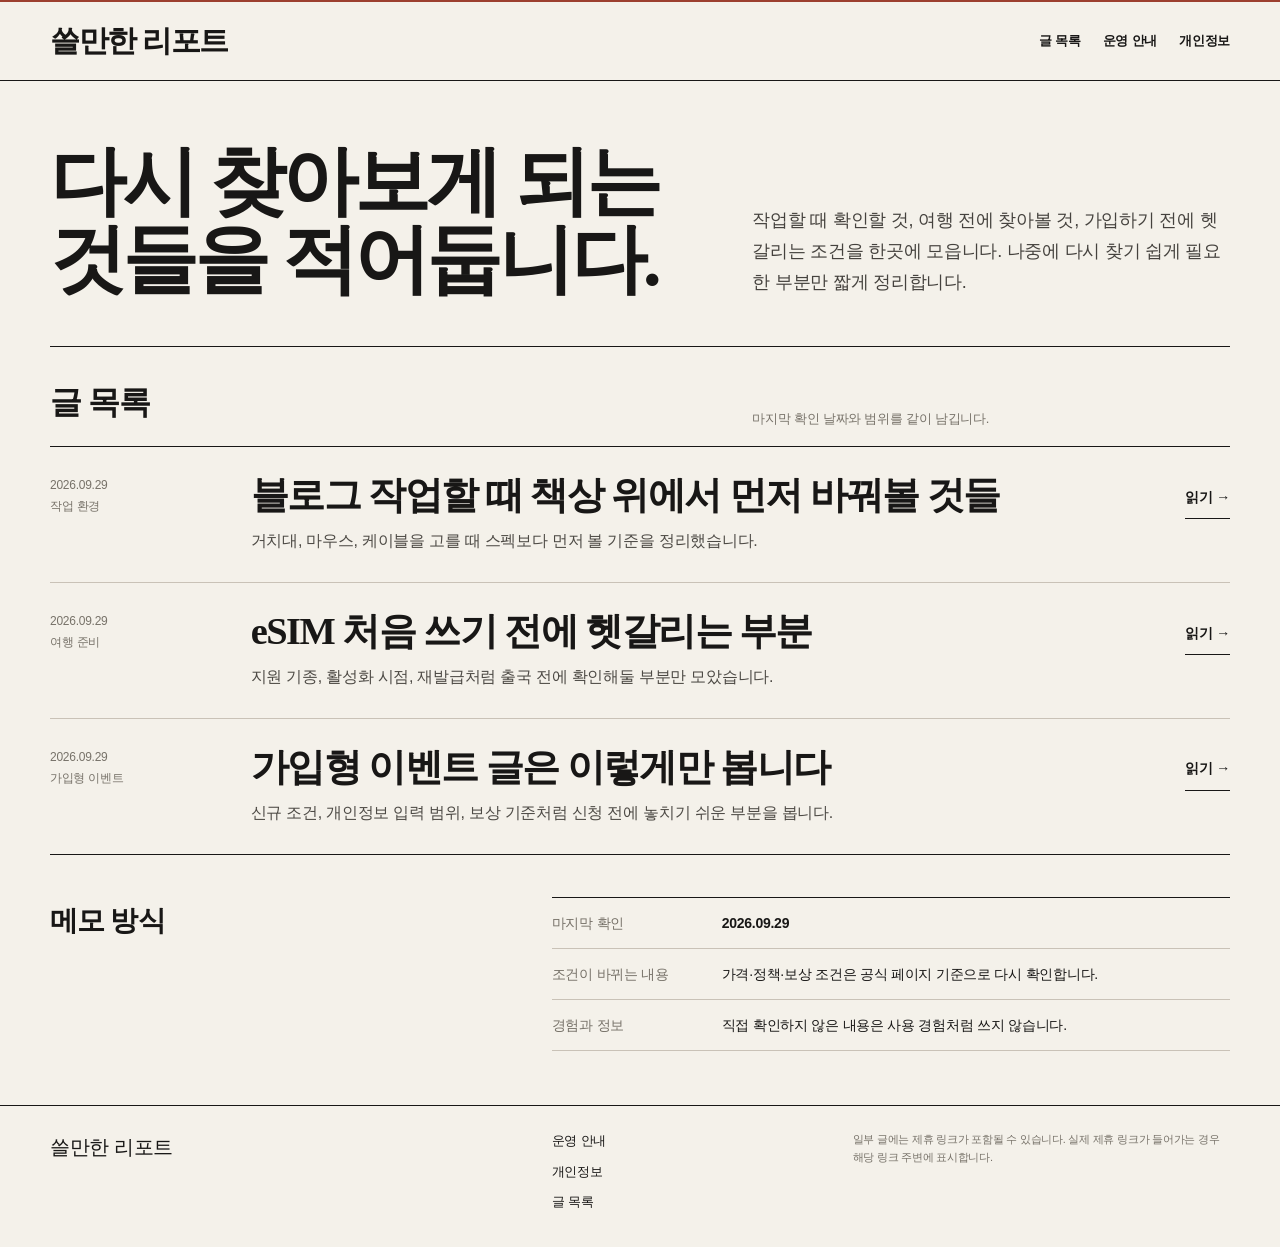
<file: index.html>
<!doctype html><html lang="ko"><head><meta charset="utf-8"><meta name="viewport" content="width=device-width,initial-scale=1">
<title>쓸만한 리포트 | 다시 찾기 위한 체크 메모</title>
<meta name="description" content="작업, 여행, 가입 전에 다시 확인하게 되는 내용을 짧게 정리해두는 자료실입니다.">
<link rel="canonical" href="https://ecp2289-svg.github.io/affiliate-hub/"><link rel="stylesheet" href="assets/editorial.css"></head><body>
<header class="site-header"><div class="wrap header-inner"><a class="masthead" href="index.html">쓸만한 리포트</a><nav class="site-nav"><a href="#archive">글 목록</a><a href="disclosure.html">운영 안내</a><a href="privacy.html">개인정보</a></nav></div></header>
<main class="wrap">
<section class="intro"><h1 class="intro-title">다시 찾아보게 되는 것들을 적어둡니다.</h1><p class="intro-copy">작업할 때 확인할 것, 여행 전에 찾아볼 것, 가입하기 전에 헷갈리는 조건을 한곳에 모읍니다. 나중에 다시 찾기 쉽게 필요한 부분만 짧게 정리합니다.</p></section>
<section id="archive">
<div class="archive-head"><h2>글 목록</h2><p>마지막 확인 날짜와 범위를 같이 남깁니다.</p></div>
<div class="archive-list">
<article class="entry"><div class="entry-meta">2026.09.29<br>작업 환경</div><div class="entry-main"><h3>블로그 작업할 때 책상 위에서 먼저 바꿔볼 것들</h3><p>거치대, 마우스, 케이블을 고를 때 스펙보다 먼저 볼 기준을 정리했습니다.</p></div><div class="entry-link"><a href="posts/blogging-desk-gear.html">읽기 →</a></div></article>
<article class="entry"><div class="entry-meta">2026.09.29<br>여행 준비</div><div class="entry-main"><h3>eSIM 처음 쓰기 전에 헷갈리는 부분</h3><p>지원 기종, 활성화 시점, 재발급처럼 출국 전에 확인해둘 부분만 모았습니다.</p></div><div class="entry-link"><a href="posts/travel-esim-checklist.html">읽기 →</a></div></article>
<article class="entry"><div class="entry-meta">2026.09.29<br>가입형 이벤트</div><div class="entry-main"><h3>가입형 이벤트 글은 이렇게만 봅니다</h3><p>신규 조건, 개인정보 입력 범위, 보상 기준처럼 신청 전에 놓치기 쉬운 부분을 봅니다.</p></div><div class="entry-link"><a href="posts/cpa-campaign-checklist.html">읽기 →</a></div></article>
</div></section>
<section class="maintenance"><h2>메모 방식</h2><div class="maintenance-list">
<div class="maintenance-row"><span>마지막 확인</span><strong>2026.09.29</strong></div>
<div class="maintenance-row"><span>조건이 바뀌는 내용</span><span>가격·정책·보상 조건은 공식 페이지 기준으로 다시 확인합니다.</span></div>
<div class="maintenance-row"><span>경험과 정보</span><span>직접 확인하지 않은 내용은 사용 경험처럼 쓰지 않습니다.</span></div>
</div></section>
</main>
<footer class="site-footer"><div class="wrap footer-inner">
<div class="footer-brand">쓸만한 리포트</div>
<div class="footer-links"><a href="disclosure.html">운영 안내</a><a href="privacy.html">개인정보</a><a href="#archive">글 목록</a></div>
<div class="footer-note">일부 글에는 제휴 링크가 포함될 수 있습니다. 실제 제휴 링크가 들어가는 경우 해당 링크 주변에 표시합니다.</div>
</div></footer></body></html>
</file>
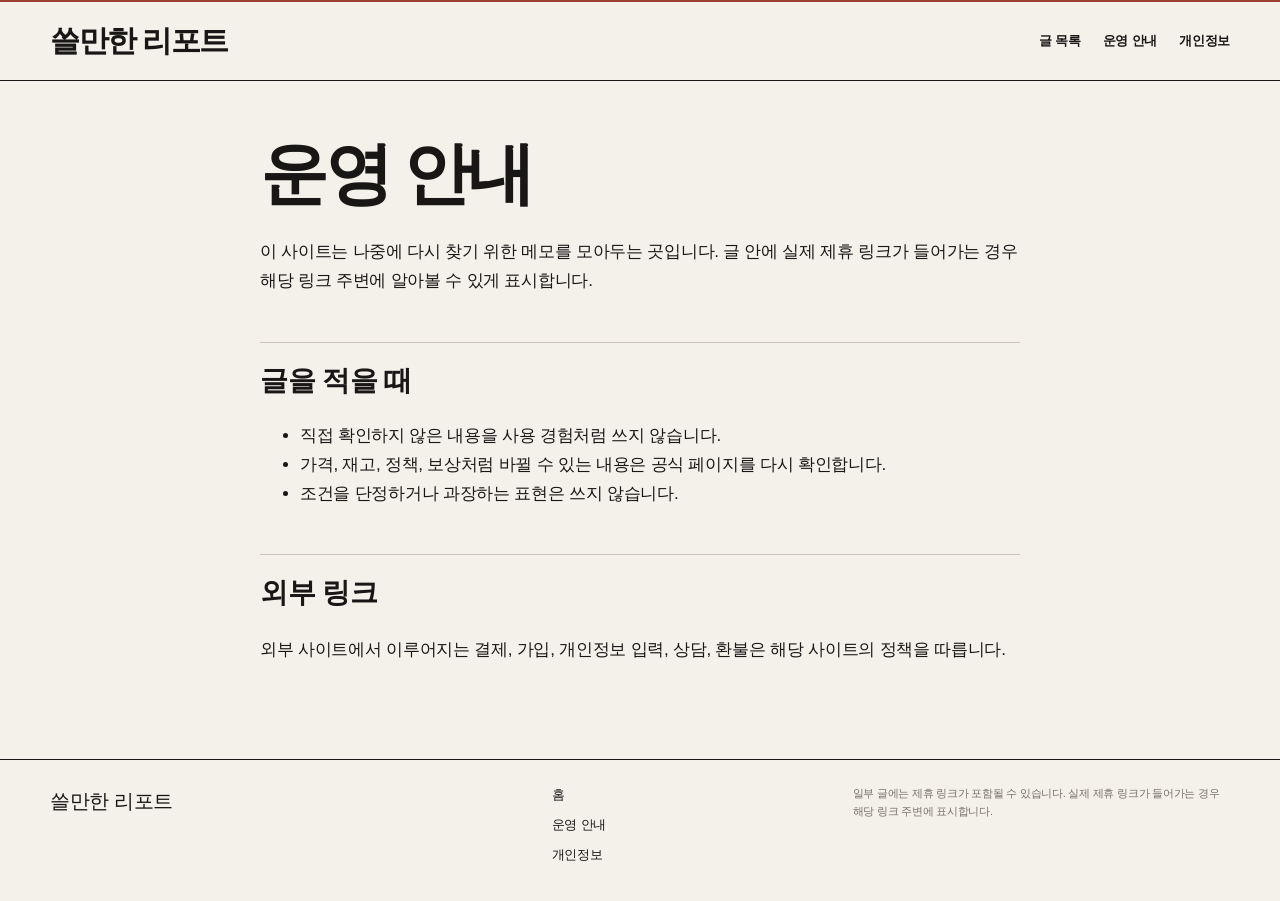
<file: disclosure.html>
<!doctype html><html lang="ko"><head><meta charset="utf-8"><meta name="viewport" content="width=device-width,initial-scale=1"><title>운영 안내 | 쓸만한 리포트</title><meta name="description" content="쓸만한 리포트의 글 작성과 제휴 링크 표시 방식입니다."><link rel="canonical" href="https://ecp2289-svg.github.io/affiliate-hub/disclosure.html"><link rel="stylesheet" href="assets/editorial.css"></head><body><header class="site-header"><div class="wrap header-inner"><a class="masthead" href="index.html">쓸만한 리포트</a><nav class="site-nav"><a href="index.html#archive">글 목록</a><a href="disclosure.html">운영 안내</a><a href="privacy.html">개인정보</a></nav></div></header><main class="wrap simple"><h1>운영 안내</h1><p>이 사이트는 나중에 다시 찾기 위한 메모를 모아두는 곳입니다. 글 안에 실제 제휴 링크가 들어가는 경우 해당 링크 주변에 알아볼 수 있게 표시합니다.</p><h2>글을 적을 때</h2><ul><li>직접 확인하지 않은 내용을 사용 경험처럼 쓰지 않습니다.</li><li>가격, 재고, 정책, 보상처럼 바뀔 수 있는 내용은 공식 페이지를 다시 확인합니다.</li><li>조건을 단정하거나 과장하는 표현은 쓰지 않습니다.</li></ul><h2>외부 링크</h2><p>외부 사이트에서 이루어지는 결제, 가입, 개인정보 입력, 상담, 환불은 해당 사이트의 정책을 따릅니다.</p></main><footer class="site-footer"><div class="wrap footer-inner"><div class="footer-brand">쓸만한 리포트</div><div class="footer-links"><a href="index.html">홈</a><a href="disclosure.html">운영 안내</a><a href="privacy.html">개인정보</a></div><div class="footer-note">일부 글에는 제휴 링크가 포함될 수 있습니다. 실제 제휴 링크가 들어가는 경우 해당 링크 주변에 표시합니다.</div></div></footer></body></html>
</file>
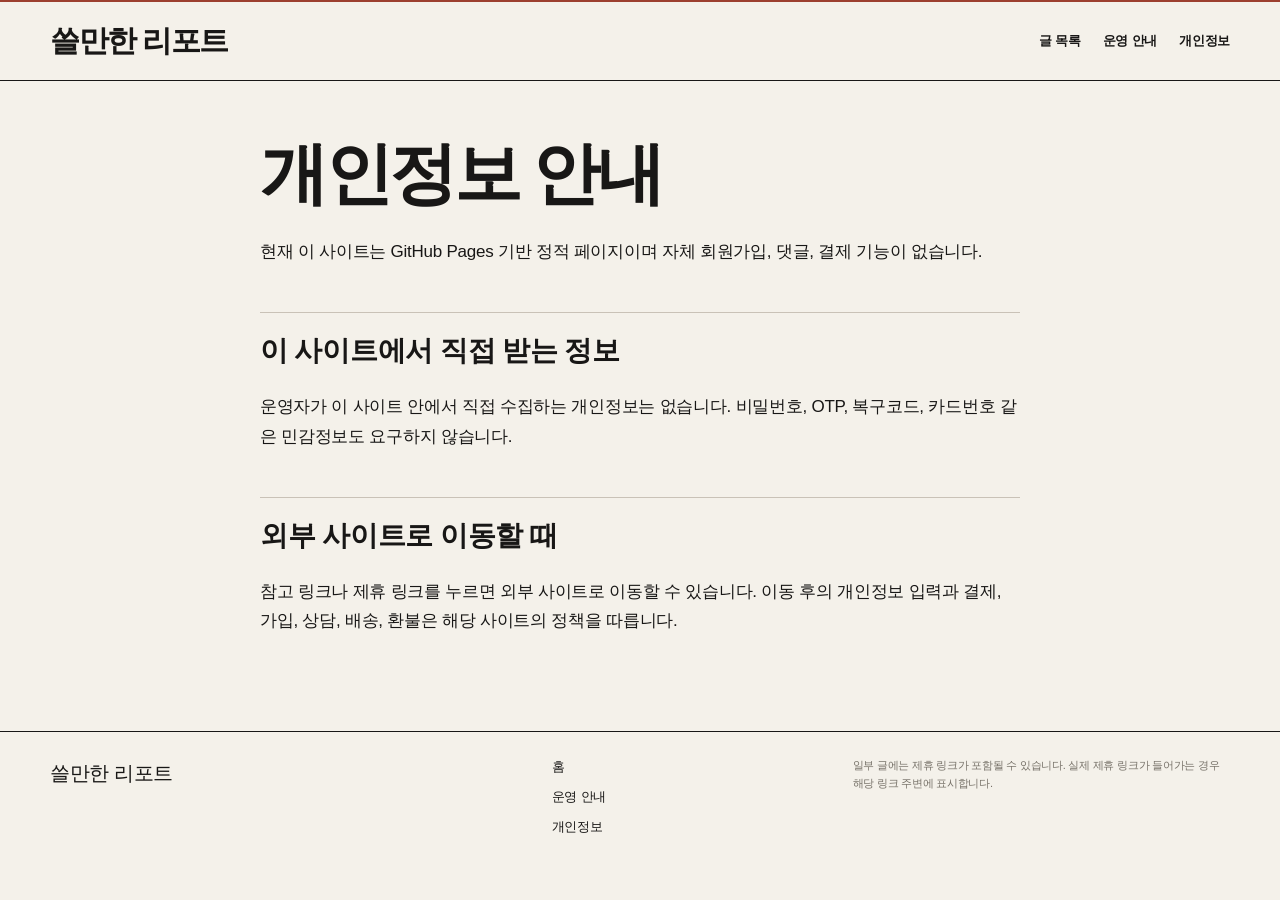
<file: privacy.html>
<!doctype html><html lang="ko"><head><meta charset="utf-8"><meta name="viewport" content="width=device-width,initial-scale=1"><title>개인정보 안내 | 쓸만한 리포트</title><meta name="description" content="쓸만한 리포트의 개인정보 관련 안내입니다."><link rel="canonical" href="https://ecp2289-svg.github.io/affiliate-hub/privacy.html"><link rel="stylesheet" href="assets/editorial.css"></head><body><header class="site-header"><div class="wrap header-inner"><a class="masthead" href="index.html">쓸만한 리포트</a><nav class="site-nav"><a href="index.html#archive">글 목록</a><a href="disclosure.html">운영 안내</a><a href="privacy.html">개인정보</a></nav></div></header><main class="wrap simple"><h1>개인정보 안내</h1><p>현재 이 사이트는 GitHub Pages 기반 정적 페이지이며 자체 회원가입, 댓글, 결제 기능이 없습니다.</p><h2>이 사이트에서 직접 받는 정보</h2><p>운영자가 이 사이트 안에서 직접 수집하는 개인정보는 없습니다. 비밀번호, OTP, 복구코드, 카드번호 같은 민감정보도 요구하지 않습니다.</p><h2>외부 사이트로 이동할 때</h2><p>참고 링크나 제휴 링크를 누르면 외부 사이트로 이동할 수 있습니다. 이동 후의 개인정보 입력과 결제, 가입, 상담, 배송, 환불은 해당 사이트의 정책을 따릅니다.</p></main><footer class="site-footer"><div class="wrap footer-inner"><div class="footer-brand">쓸만한 리포트</div><div class="footer-links"><a href="index.html">홈</a><a href="disclosure.html">운영 안내</a><a href="privacy.html">개인정보</a></div><div class="footer-note">일부 글에는 제휴 링크가 포함될 수 있습니다. 실제 제휴 링크가 들어가는 경우 해당 링크 주변에 표시합니다.</div></div></footer></body></html>
</file>
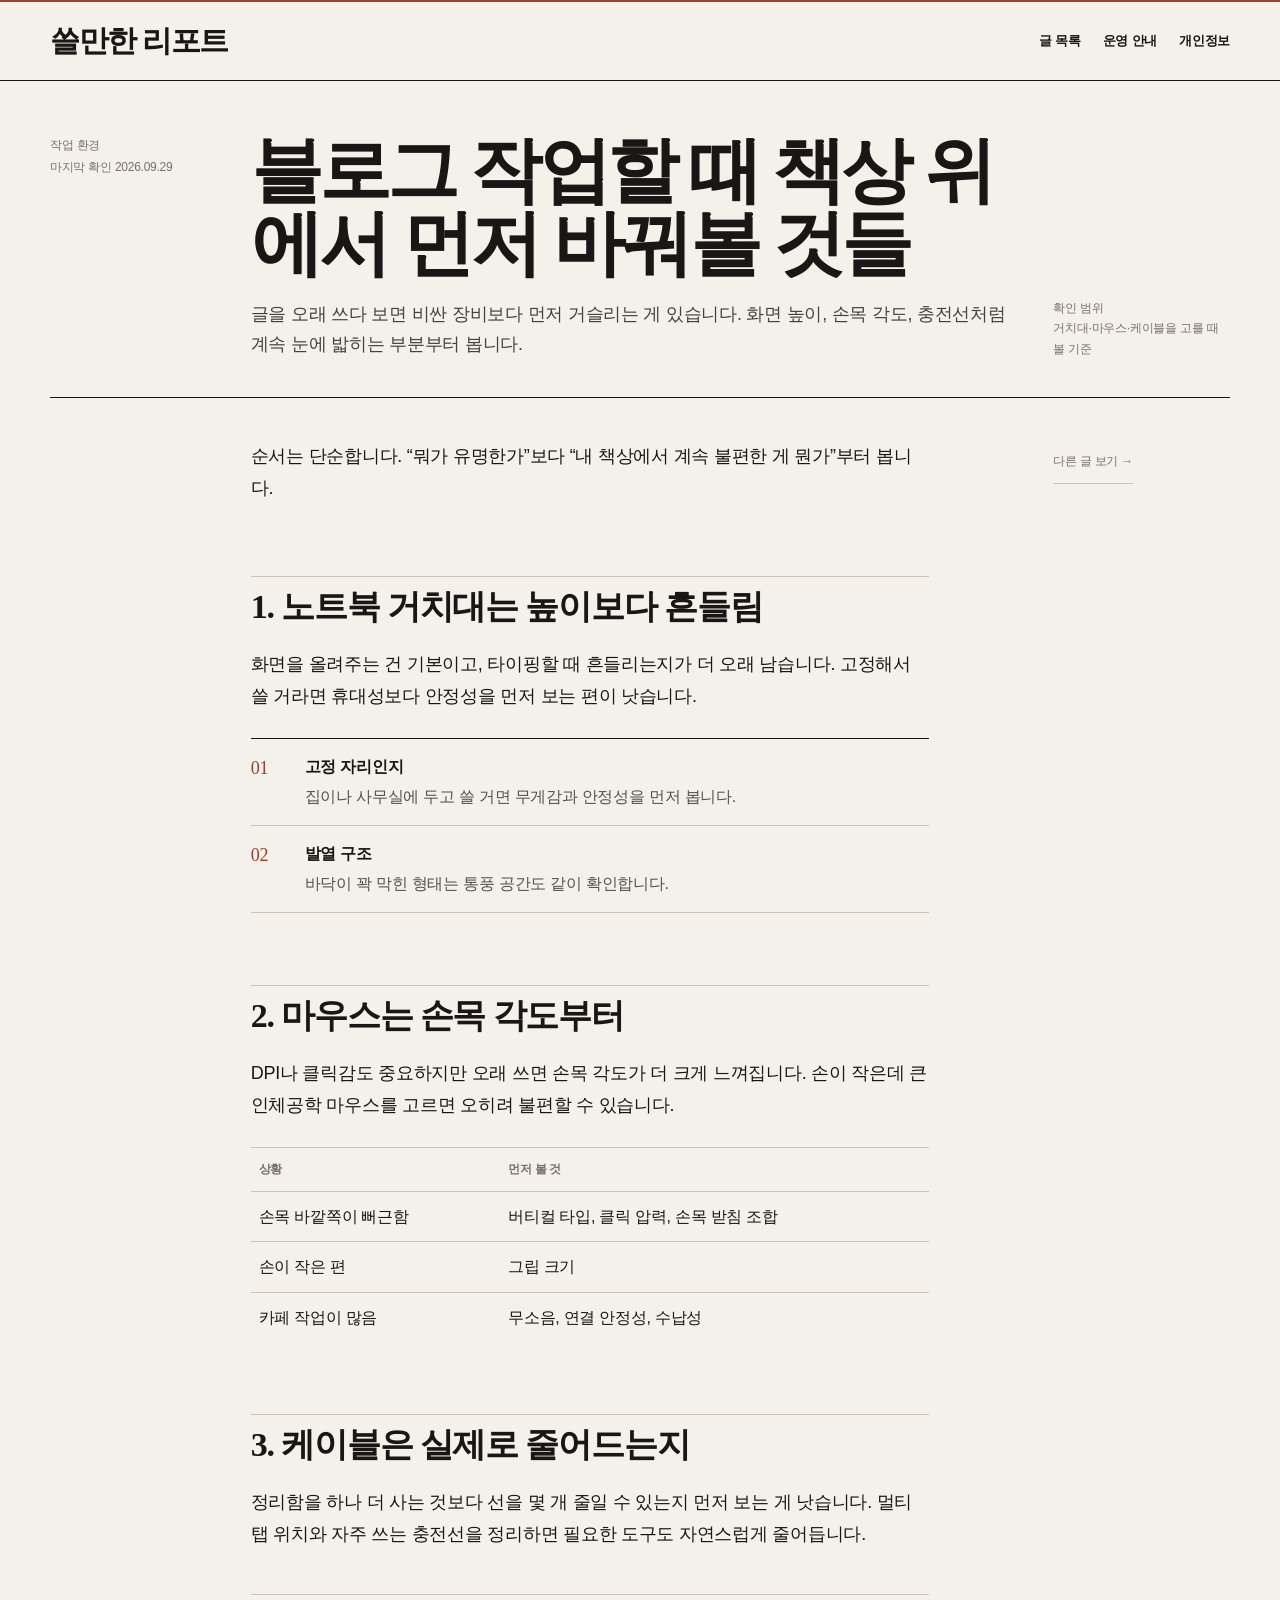
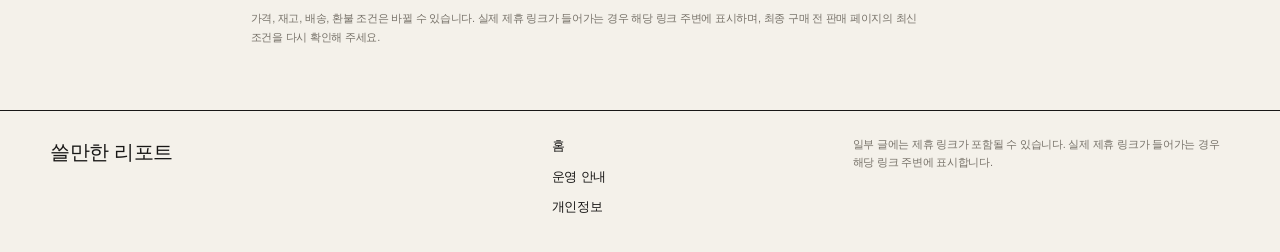
<file: posts/blogging-desk-gear.html>
<!doctype html><html lang="ko"><head><meta charset="utf-8"><meta name="viewport" content="width=device-width,initial-scale=1"><title>블로그 작업할 때 책상 위에서 먼저 바꿔볼 것들 | 쓸만한 리포트</title><meta name="description" content="거치대, 마우스, 케이블을 고를 때 먼저 볼 기준을 정리했습니다."><link rel="canonical" href="https://ecp2289-svg.github.io/affiliate-hub/posts/blogging-desk-gear.html"><link rel="stylesheet" href="../assets/editorial.css"></head><body><header class="site-header"><div class="wrap header-inner"><a class="masthead" href="../index.html">쓸만한 리포트</a><nav class="site-nav"><a href="../index.html#archive">글 목록</a><a href="../disclosure.html">운영 안내</a><a href="../privacy.html">개인정보</a></nav></div></header>
<main class="wrap"><section class="article-head"><div class="article-meta">작업 환경<br>마지막 확인 2026.09.29</div><div class="article-title"><h1>블로그 작업할 때 책상 위에서 먼저 바꿔볼 것들</h1><p>글을 오래 쓰다 보면 비싼 장비보다 먼저 거슬리는 게 있습니다. 화면 높이, 손목 각도, 충전선처럼 계속 눈에 밟히는 부분부터 봅니다.</p></div><div class="article-scope">확인 범위<br>거치대·마우스·케이블을 고를 때 볼 기준</div></section>
<div class="article-grid"><article class="article-body">
<p>순서는 단순합니다. “뭐가 유명한가”보다 “내 책상에서 계속 불편한 게 뭔가”부터 봅니다.</p>
<h2>1. 노트북 거치대는 높이보다 흔들림</h2><p>화면을 올려주는 건 기본이고, 타이핑할 때 흔들리는지가 더 오래 남습니다. 고정해서 쓸 거라면 휴대성보다 안정성을 먼저 보는 편이 낫습니다.</p>
<div class="check-list"><div class="check-row"><div class="n">01</div><div><strong>고정 자리인지</strong><p>집이나 사무실에 두고 쓸 거면 무게감과 안정성을 먼저 봅니다.</p></div></div><div class="check-row"><div class="n">02</div><div><strong>발열 구조</strong><p>바닥이 꽉 막힌 형태는 통풍 공간도 같이 확인합니다.</p></div></div></div>
<h2>2. 마우스는 손목 각도부터</h2><p>DPI나 클릭감도 중요하지만 오래 쓰면 손목 각도가 더 크게 느껴집니다. 손이 작은데 큰 인체공학 마우스를 고르면 오히려 불편할 수 있습니다.</p>
<table class="ruled-table"><tr><th>상황</th><th>먼저 볼 것</th></tr><tr><td>손목 바깥쪽이 뻐근함</td><td>버티컬 타입, 클릭 압력, 손목 받침 조합</td></tr><tr><td>손이 작은 편</td><td>그립 크기</td></tr><tr><td>카페 작업이 많음</td><td>무소음, 연결 안정성, 수납성</td></tr></table>
<h2>3. 케이블은 실제로 줄어드는지</h2><p>정리함을 하나 더 사는 것보다 선을 몇 개 줄일 수 있는지 먼저 보는 게 낫습니다. 멀티탭 위치와 자주 쓰는 충전선을 정리하면 필요한 도구도 자연스럽게 줄어듭니다.</p>
<div class="article-note">가격, 재고, 배송, 환불 조건은 바뀔 수 있습니다. 실제 제휴 링크가 들어가는 경우 해당 링크 주변에 표시하며, 최종 구매 전 판매 페이지의 최신 조건을 다시 확인해 주세요.</div>
</article><aside class="article-side"><a href="../index.html#archive">다른 글 보기 →</a></aside></div></main><footer class="site-footer"><div class="wrap footer-inner"><div class="footer-brand">쓸만한 리포트</div><div class="footer-links"><a href="../index.html">홈</a><a href="../disclosure.html">운영 안내</a><a href="../privacy.html">개인정보</a></div><div class="footer-note">일부 글에는 제휴 링크가 포함될 수 있습니다. 실제 제휴 링크가 들어가는 경우 해당 링크 주변에 표시합니다.</div></div></footer></body></html>
</file>
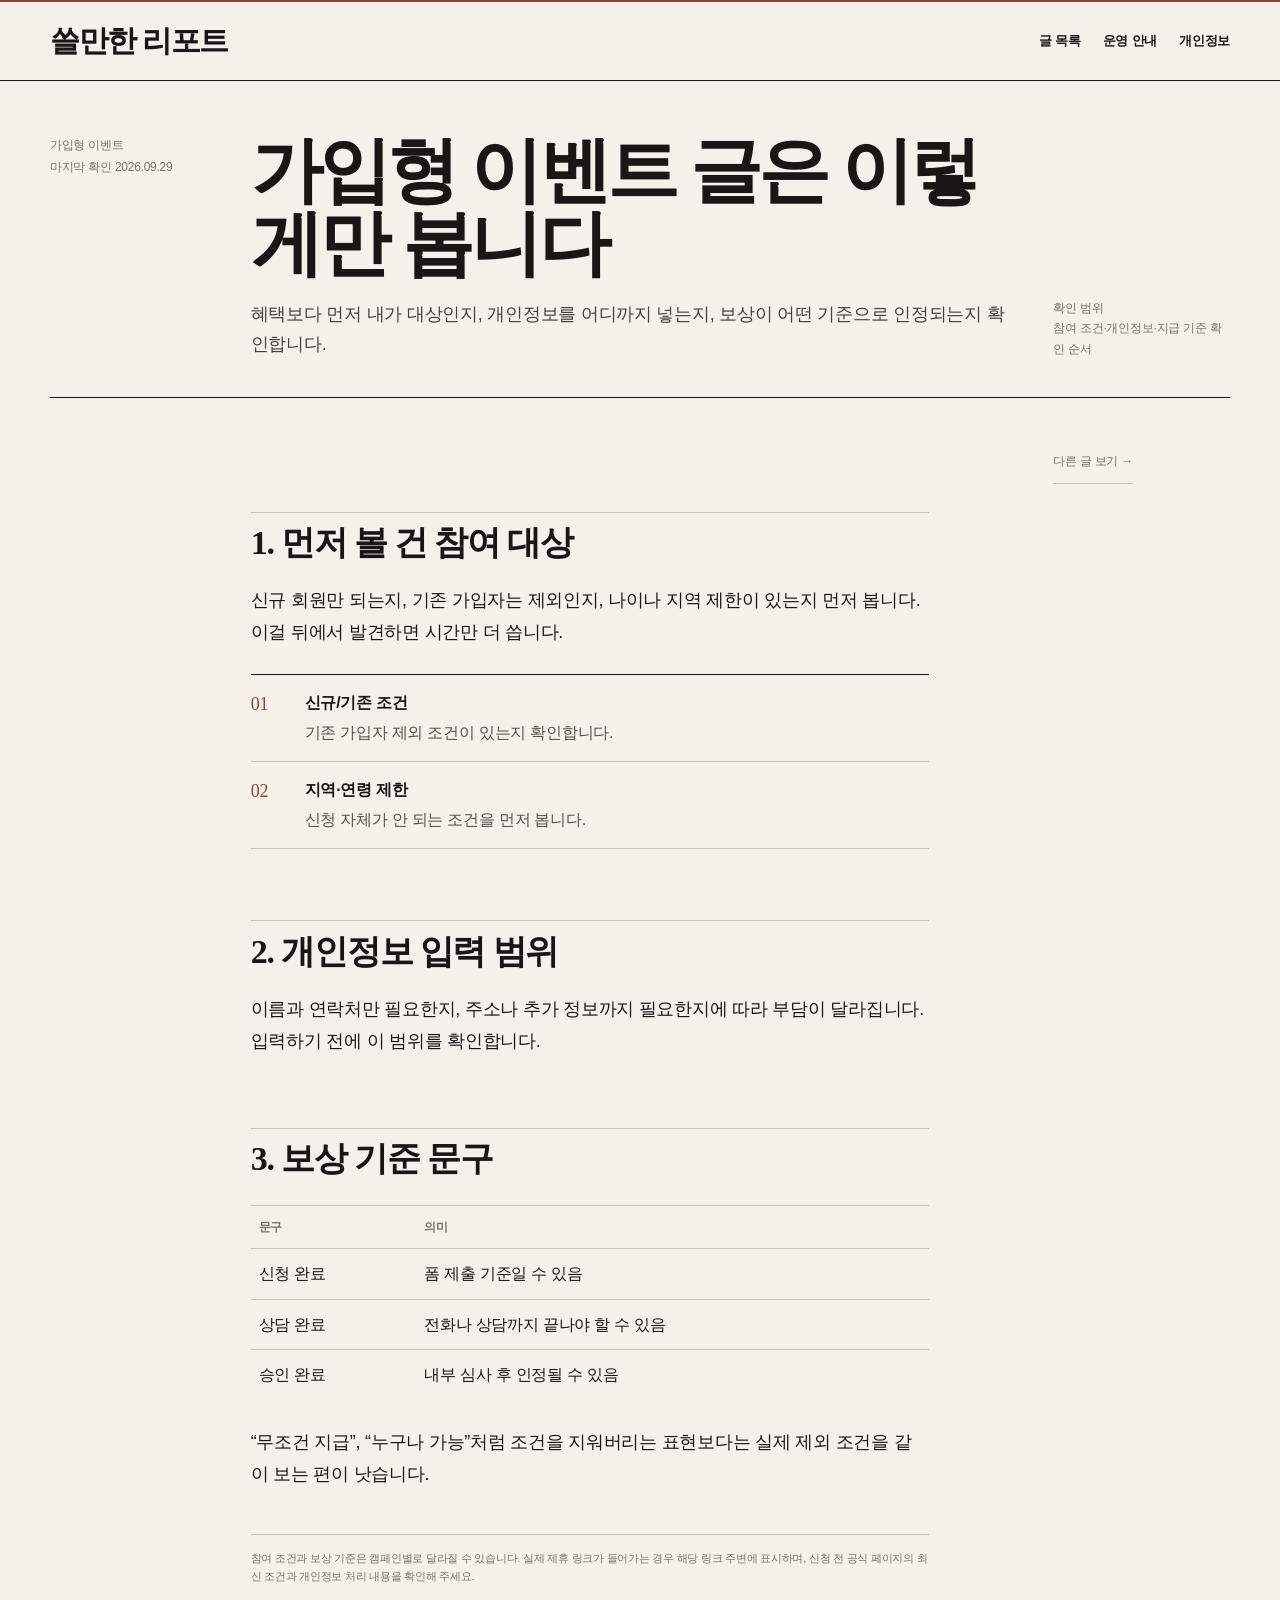
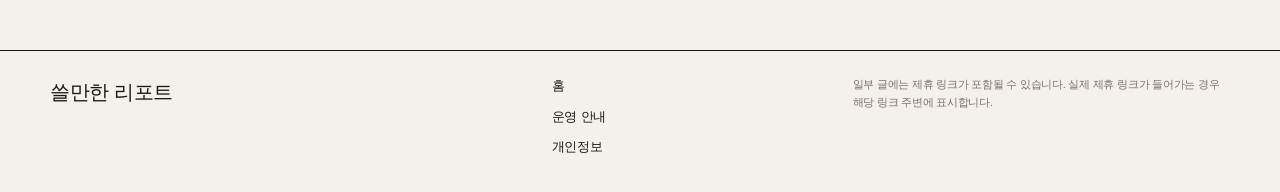
<file: posts/cpa-campaign-checklist.html>
<!doctype html><html lang="ko"><head><meta charset="utf-8"><meta name="viewport" content="width=device-width,initial-scale=1"><title>가입형 이벤트 글은 이렇게만 봅니다 | 쓸만한 리포트</title><meta name="description" content="신규 조건, 개인정보 입력 범위, 보상 지급 기준처럼 가입형 이벤트에서 놓치기 쉬운 부분을 봅니다."><link rel="canonical" href="https://ecp2289-svg.github.io/affiliate-hub/posts/cpa-campaign-checklist.html"><link rel="stylesheet" href="../assets/editorial.css"></head><body><header class="site-header"><div class="wrap header-inner"><a class="masthead" href="../index.html">쓸만한 리포트</a><nav class="site-nav"><a href="../index.html#archive">글 목록</a><a href="../disclosure.html">운영 안내</a><a href="../privacy.html">개인정보</a></nav></div></header>
<main class="wrap"><section class="article-head"><div class="article-meta">가입형 이벤트<br>마지막 확인 2026.09.29</div><div class="article-title"><h1>가입형 이벤트 글은 이렇게만 봅니다</h1><p>혜택보다 먼저 내가 대상인지, 개인정보를 어디까지 넣는지, 보상이 어떤 기준으로 인정되는지 확인합니다.</p></div><div class="article-scope">확인 범위<br>참여 조건·개인정보·지급 기준 확인 순서</div></section>
<div class="article-grid"><article class="article-body">
<h2>1. 먼저 볼 건 참여 대상</h2><p>신규 회원만 되는지, 기존 가입자는 제외인지, 나이나 지역 제한이 있는지 먼저 봅니다. 이걸 뒤에서 발견하면 시간만 더 씁니다.</p>
<div class="check-list"><div class="check-row"><div class="n">01</div><div><strong>신규/기존 조건</strong><p>기존 가입자 제외 조건이 있는지 확인합니다.</p></div></div><div class="check-row"><div class="n">02</div><div><strong>지역·연령 제한</strong><p>신청 자체가 안 되는 조건을 먼저 봅니다.</p></div></div></div>
<h2>2. 개인정보 입력 범위</h2><p>이름과 연락처만 필요한지, 주소나 추가 정보까지 필요한지에 따라 부담이 달라집니다. 입력하기 전에 이 범위를 확인합니다.</p>
<h2>3. 보상 기준 문구</h2><table class="ruled-table"><tr><th>문구</th><th>의미</th></tr><tr><td>신청 완료</td><td>폼 제출 기준일 수 있음</td></tr><tr><td>상담 완료</td><td>전화나 상담까지 끝나야 할 수 있음</td></tr><tr><td>승인 완료</td><td>내부 심사 후 인정될 수 있음</td></tr></table>
<p>“무조건 지급”, “누구나 가능”처럼 조건을 지워버리는 표현보다는 실제 제외 조건을 같이 보는 편이 낫습니다.</p>
<div class="article-note">참여 조건과 보상 기준은 캠페인별로 달라질 수 있습니다. 실제 제휴 링크가 들어가는 경우 해당 링크 주변에 표시하며, 신청 전 공식 페이지의 최신 조건과 개인정보 처리 내용을 확인해 주세요.</div>
</article><aside class="article-side"><a href="../index.html#archive">다른 글 보기 →</a></aside></div></main><footer class="site-footer"><div class="wrap footer-inner"><div class="footer-brand">쓸만한 리포트</div><div class="footer-links"><a href="../index.html">홈</a><a href="../disclosure.html">운영 안내</a><a href="../privacy.html">개인정보</a></div><div class="footer-note">일부 글에는 제휴 링크가 포함될 수 있습니다. 실제 제휴 링크가 들어가는 경우 해당 링크 주변에 표시합니다.</div></div></footer></body></html>
</file>
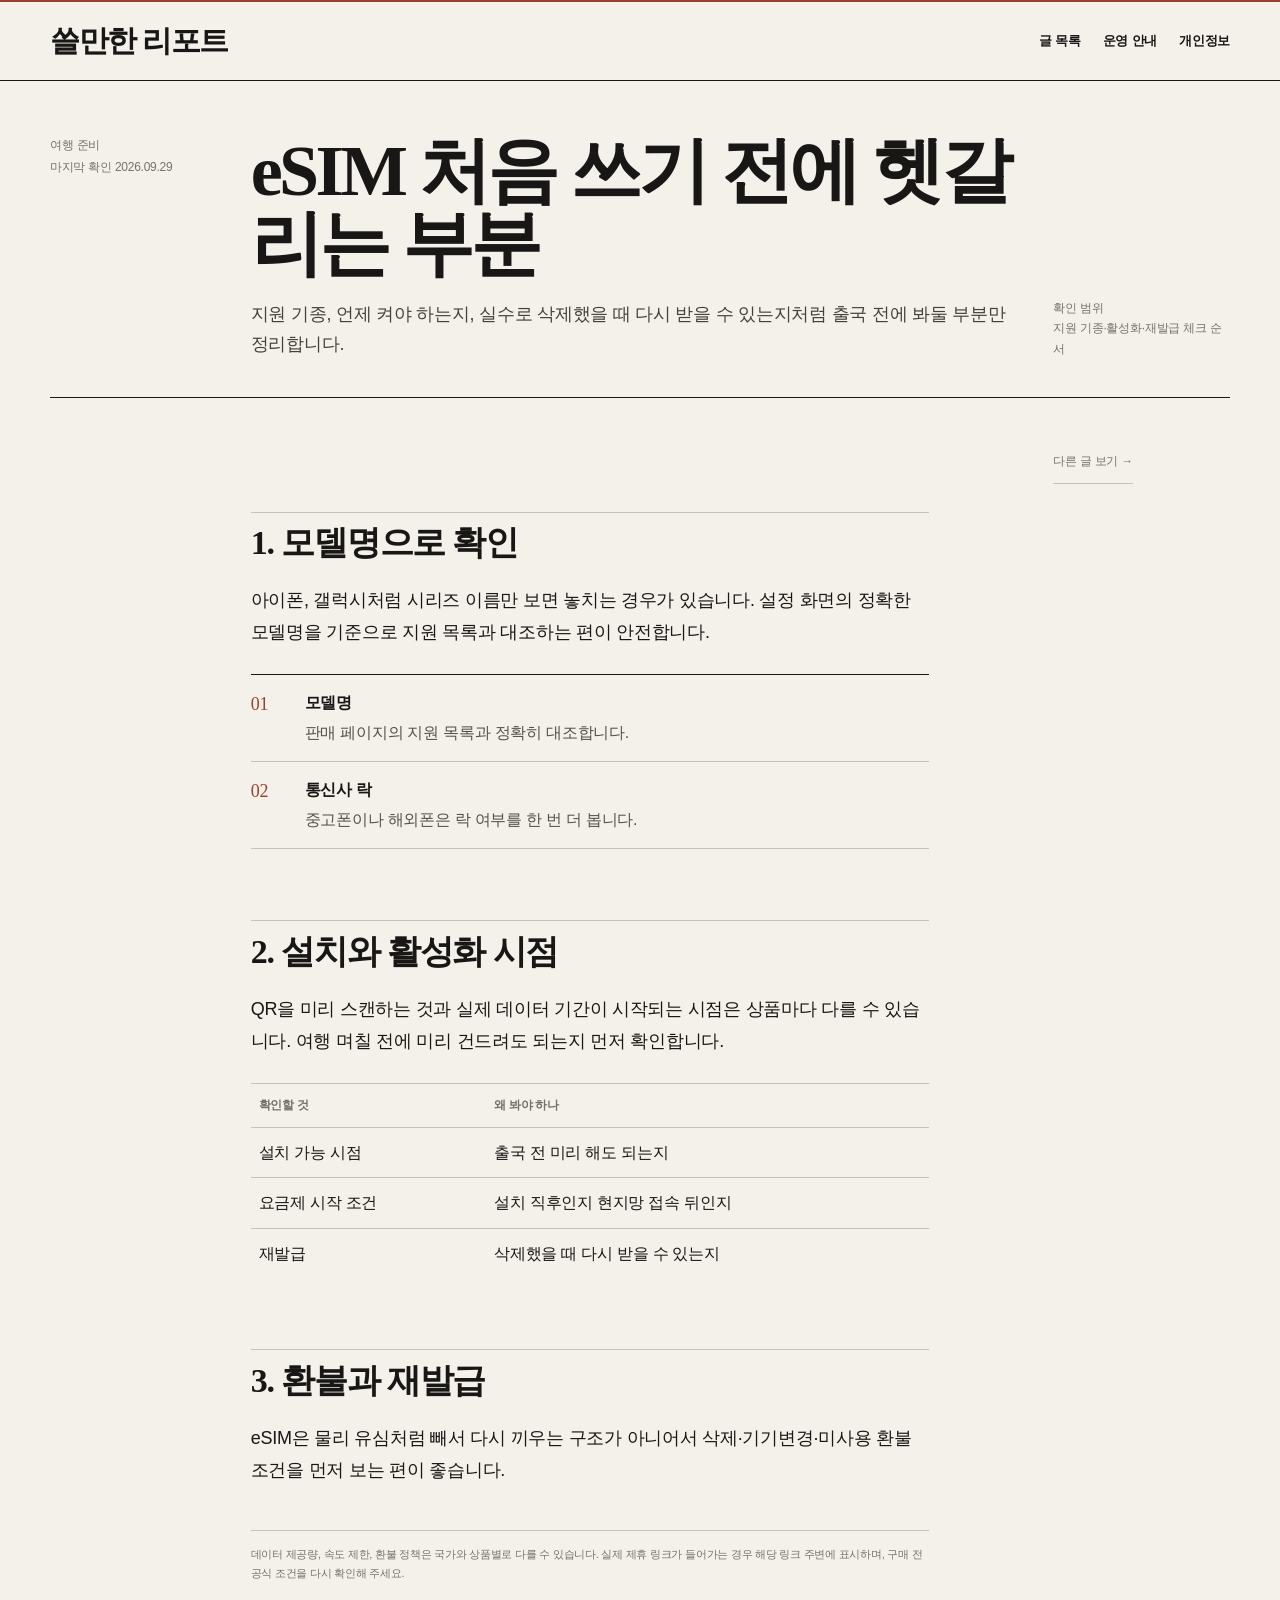
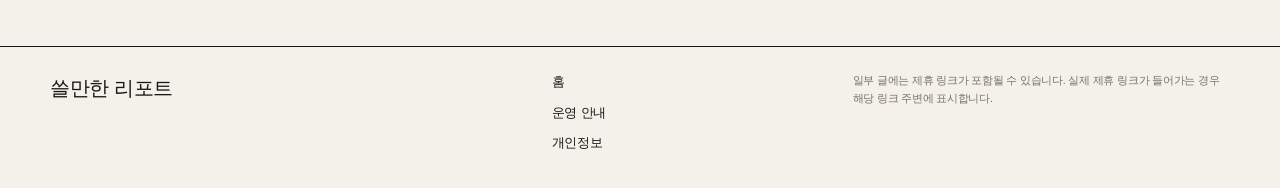
<file: posts/travel-esim-checklist.html>
<!doctype html><html lang="ko"><head><meta charset="utf-8"><meta name="viewport" content="width=device-width,initial-scale=1"><title>eSIM 처음 쓰기 전에 헷갈리는 부분 | 쓸만한 리포트</title><meta name="description" content="지원 기종, 활성화 시점, 재발급처럼 eSIM에서 자주 헷갈리는 부분을 정리했습니다."><link rel="canonical" href="https://ecp2289-svg.github.io/affiliate-hub/posts/travel-esim-checklist.html"><link rel="stylesheet" href="../assets/editorial.css"></head><body><header class="site-header"><div class="wrap header-inner"><a class="masthead" href="../index.html">쓸만한 리포트</a><nav class="site-nav"><a href="../index.html#archive">글 목록</a><a href="../disclosure.html">운영 안내</a><a href="../privacy.html">개인정보</a></nav></div></header>
<main class="wrap"><section class="article-head"><div class="article-meta">여행 준비<br>마지막 확인 2026.09.29</div><div class="article-title"><h1>eSIM 처음 쓰기 전에 헷갈리는 부분</h1><p>지원 기종, 언제 켜야 하는지, 실수로 삭제했을 때 다시 받을 수 있는지처럼 출국 전에 봐둘 부분만 정리합니다.</p></div><div class="article-scope">확인 범위<br>지원 기종·활성화·재발급 체크 순서</div></section>
<div class="article-grid"><article class="article-body">
<h2>1. 모델명으로 확인</h2><p>아이폰, 갤럭시처럼 시리즈 이름만 보면 놓치는 경우가 있습니다. 설정 화면의 정확한 모델명을 기준으로 지원 목록과 대조하는 편이 안전합니다.</p>
<div class="check-list"><div class="check-row"><div class="n">01</div><div><strong>모델명</strong><p>판매 페이지의 지원 목록과 정확히 대조합니다.</p></div></div><div class="check-row"><div class="n">02</div><div><strong>통신사 락</strong><p>중고폰이나 해외폰은 락 여부를 한 번 더 봅니다.</p></div></div></div>
<h2>2. 설치와 활성화 시점</h2><p>QR을 미리 스캔하는 것과 실제 데이터 기간이 시작되는 시점은 상품마다 다를 수 있습니다. 여행 며칠 전에 미리 건드려도 되는지 먼저 확인합니다.</p>
<table class="ruled-table"><tr><th>확인할 것</th><th>왜 봐야 하나</th></tr><tr><td>설치 가능 시점</td><td>출국 전 미리 해도 되는지</td></tr><tr><td>요금제 시작 조건</td><td>설치 직후인지 현지망 접속 뒤인지</td></tr><tr><td>재발급</td><td>삭제했을 때 다시 받을 수 있는지</td></tr></table>
<h2>3. 환불과 재발급</h2><p>eSIM은 물리 유심처럼 빼서 다시 끼우는 구조가 아니어서 삭제·기기변경·미사용 환불 조건을 먼저 보는 편이 좋습니다.</p>
<div class="article-note">데이터 제공량, 속도 제한, 환불 정책은 국가와 상품별로 다를 수 있습니다. 실제 제휴 링크가 들어가는 경우 해당 링크 주변에 표시하며, 구매 전 공식 조건을 다시 확인해 주세요.</div>
</article><aside class="article-side"><a href="../index.html#archive">다른 글 보기 →</a></aside></div></main><footer class="site-footer"><div class="wrap footer-inner"><div class="footer-brand">쓸만한 리포트</div><div class="footer-links"><a href="../index.html">홈</a><a href="../disclosure.html">운영 안내</a><a href="../privacy.html">개인정보</a></div><div class="footer-note">일부 글에는 제휴 링크가 포함될 수 있습니다. 실제 제휴 링크가 들어가는 경우 해당 링크 주변에 표시합니다.</div></div></footer></body></html>
</file>
<file: assets/editorial.css>
:root{--paper:#f4f1ea;--ink:#181716;--muted:#777269;--rule:#c9c2b7;--accent:#9c3f2f;--max:1180px}
*{box-sizing:border-box}
html{scroll-behavior:smooth}
body{margin:0;background:var(--paper);color:var(--ink);font-family:-apple-system,BlinkMacSystemFont,"Apple SD Gothic Neo","Noto Sans KR","Segoe UI",sans-serif;line-height:1.72;letter-spacing:-.016em}
a{color:inherit;text-decoration:none}a:hover{color:var(--accent)}
.wrap{width:min(var(--max),calc(100% - 40px));margin:0 auto}
.site-header{border-top:2px solid var(--accent);border-bottom:1px solid var(--ink)}
.header-inner{min-height:78px;display:flex;align-items:center;justify-content:space-between;gap:28px}
.masthead{font-family:Georgia,"Times New Roman",serif;font-size:30px;font-weight:700;letter-spacing:-.045em}
.site-nav{display:flex;gap:22px;flex-wrap:wrap}
.site-nav a{font-size:13px;font-weight:700;min-height:44px;display:flex;align-items:center}
.intro{display:grid;grid-template-columns:repeat(12,1fr);gap:24px;padding:62px 0 48px;border-bottom:1px solid var(--ink)}
.intro-title{grid-column:1/span 7;font-family:Georgia,"Times New Roman",serif;font-size:clamp(44px,6vw,76px);line-height:1.02;letter-spacing:-.05em;margin:0}
.intro-copy{grid-column:8/span 5;align-self:end;font-size:18px;color:#45423e;margin:0;max-width:35rem}
.archive-head{display:grid;grid-template-columns:repeat(12,1fr);gap:24px;padding:28px 0 16px;border-bottom:1px solid var(--ink)}
.archive-head h2{grid-column:1/span 7;font-family:Georgia,"Times New Roman",serif;font-size:32px;margin:0;letter-spacing:-.035em}
.archive-head p{grid-column:8/span 5;margin:0;color:var(--muted);font-size:13px;align-self:end}
.archive-list{border-bottom:1px solid var(--ink)}
.entry{display:grid;grid-template-columns:repeat(12,1fr);gap:24px;padding:28px 0;border-top:1px solid var(--rule)}
.entry:first-child{border-top:0}
.entry-meta{grid-column:1/span 2;font-size:12px;color:var(--muted);line-height:1.75}
.entry-main{grid-column:3/span 8}
.entry-main h3{font-family:Georgia,"Times New Roman",serif;font-size:clamp(28px,3vw,40px);line-height:1.08;letter-spacing:-.04em;margin:0 0 10px}
.entry-main p{margin:0;color:#4d4a45;max-width:46rem}
.entry-link{grid-column:11/span 2;display:flex;justify-content:flex-end;align-items:flex-start}
.entry-link a{font-size:14px;font-weight:800;border-bottom:1px solid var(--ink);min-height:44px;display:flex;align-items:center}
.maintenance{display:grid;grid-template-columns:repeat(12,1fr);gap:24px;padding:42px 0 54px}
.maintenance h2{grid-column:1/span 4;font-family:Georgia,"Times New Roman",serif;font-size:28px;margin:0;letter-spacing:-.03em}
.maintenance-list{grid-column:6/span 7;border-top:1px solid var(--ink)}
.maintenance-row{display:grid;grid-template-columns:150px 1fr;gap:20px;padding:13px 0;border-bottom:1px solid var(--rule);font-size:14px}
.maintenance-row span:first-child{color:var(--muted)}
.site-footer{border-top:1px solid var(--ink);padding:24px 0 34px}
.footer-inner{display:grid;grid-template-columns:repeat(12,1fr);gap:24px}
.footer-brand{grid-column:1/span 4;font-family:Georgia,"Times New Roman",serif;font-size:20px}
.footer-links{grid-column:6/span 3;display:grid;gap:8px;font-size:13px}
.footer-note{grid-column:9/span 4;font-size:11px;line-height:1.65;color:var(--muted)}
.article-head{display:grid;grid-template-columns:repeat(12,1fr);gap:24px;padding:54px 0 38px;border-bottom:1px solid var(--ink)}
.article-meta{grid-column:1/span 2;font-size:12px;line-height:1.8;color:var(--muted)}
.article-title{grid-column:3/span 8}
.article-title h1{font-family:Georgia,"Times New Roman",serif;font-size:clamp(44px,6vw,72px);line-height:1.02;letter-spacing:-.05em;margin:0 0 18px}
.article-title p{font-size:18px;line-height:1.65;color:#45423e;margin:0;max-width:48rem}
.article-scope{grid-column:11/span 2;font-size:12px;line-height:1.7;color:var(--muted);align-self:end}
.article-grid{display:grid;grid-template-columns:repeat(12,1fr);gap:24px;padding:42px 0 64px}
.article-body{grid-column:3/span 7;max-width:720px}
.article-body p,.article-body li{font-size:18px;line-height:1.78}
.article-body p{margin:0 0 1.15em}
.article-body h2{font-family:Georgia,"Times New Roman",serif;font-size:34px;line-height:1.15;letter-spacing:-.035em;margin:2.1em 0 .65em;padding-top:.3em;border-top:1px solid var(--rule)}
.article-body ul,.article-body ol{padding-left:1.25em;margin:0 0 1.5em}
.article-body li{margin:.4em 0}
.check-list{border-top:1px solid var(--ink);margin:26px 0}
.check-row{display:grid;grid-template-columns:42px 1fr;gap:12px;padding:14px 0;border-bottom:1px solid var(--rule)}
.check-row .n{font-family:Georgia,"Times New Roman",serif;color:var(--accent);font-size:18px}
.check-row strong{display:block;margin-bottom:2px}
.check-row p{font-size:16px;margin:0;color:#55514c}
.ruled-table{width:100%;border-collapse:collapse;margin:26px 0}
.ruled-table th,.ruled-table td{padding:11px 8px;border-top:1px solid var(--rule);text-align:left;vertical-align:top}
.ruled-table th{font-size:12px;color:var(--muted);font-weight:700}
.ruled-table td{font-size:16px}
.article-side{grid-column:11/span 2;font-size:12px;color:var(--muted)}
.article-side a{display:inline-flex;min-height:44px;align-items:center;border-bottom:1px solid var(--rule)}
.article-note{margin-top:44px;padding-top:14px;border-top:1px solid var(--rule);font-size:11px;line-height:1.7;color:var(--muted)}
.simple{max-width:760px;padding:58px 0 78px}
.simple h1{font-family:Georgia,"Times New Roman",serif;font-size:clamp(42px,6vw,68px);line-height:1.03;letter-spacing:-.05em;margin:0 0 28px}
.simple h2{font-family:Georgia,"Times New Roman",serif;font-size:28px;margin:46px 0 12px;padding-top:14px;border-top:1px solid var(--rule)}
.simple p,.simple li{font-size:17px}
@media(max-width:820px){
 .wrap{width:min(100% - 28px,var(--max))}
 .header-inner{min-height:68px;align-items:flex-start;padding:12px 0;flex-direction:column;gap:2px}
 .masthead{font-size:26px}.site-nav{gap:16px}
 .intro{display:block;padding:42px 0 34px}.intro-title{font-size:clamp(42px,13vw,62px)}.intro-copy{margin-top:22px;font-size:17px}
 .archive-head{display:block}.archive-head p{margin-top:8px}
 .entry{display:block;padding:24px 0}.entry-meta{margin-bottom:8px}.entry-main h3{font-size:31px}.entry-link{justify-content:flex-start;margin-top:12px}
 .maintenance{display:block;padding:36px 0 44px}.maintenance-list{margin-top:18px}.maintenance-row{grid-template-columns:120px 1fr}
 .footer-inner{display:block}.footer-links{margin:18px 0}
 .article-head{display:block;padding:40px 0 30px}.article-meta{margin-bottom:16px}.article-title h1{font-size:clamp(42px,12.5vw,60px)}.article-scope{margin-top:18px;padding-top:12px;border-top:1px solid var(--rule)}
 .article-grid{display:block;padding:34px 0 50px}.article-body{max-width:none}.article-body p,.article-body li{font-size:18px}.article-body h2{font-size:31px}.article-side{margin-top:34px;padding-top:14px;border-top:1px solid var(--rule)}
}
</file>
